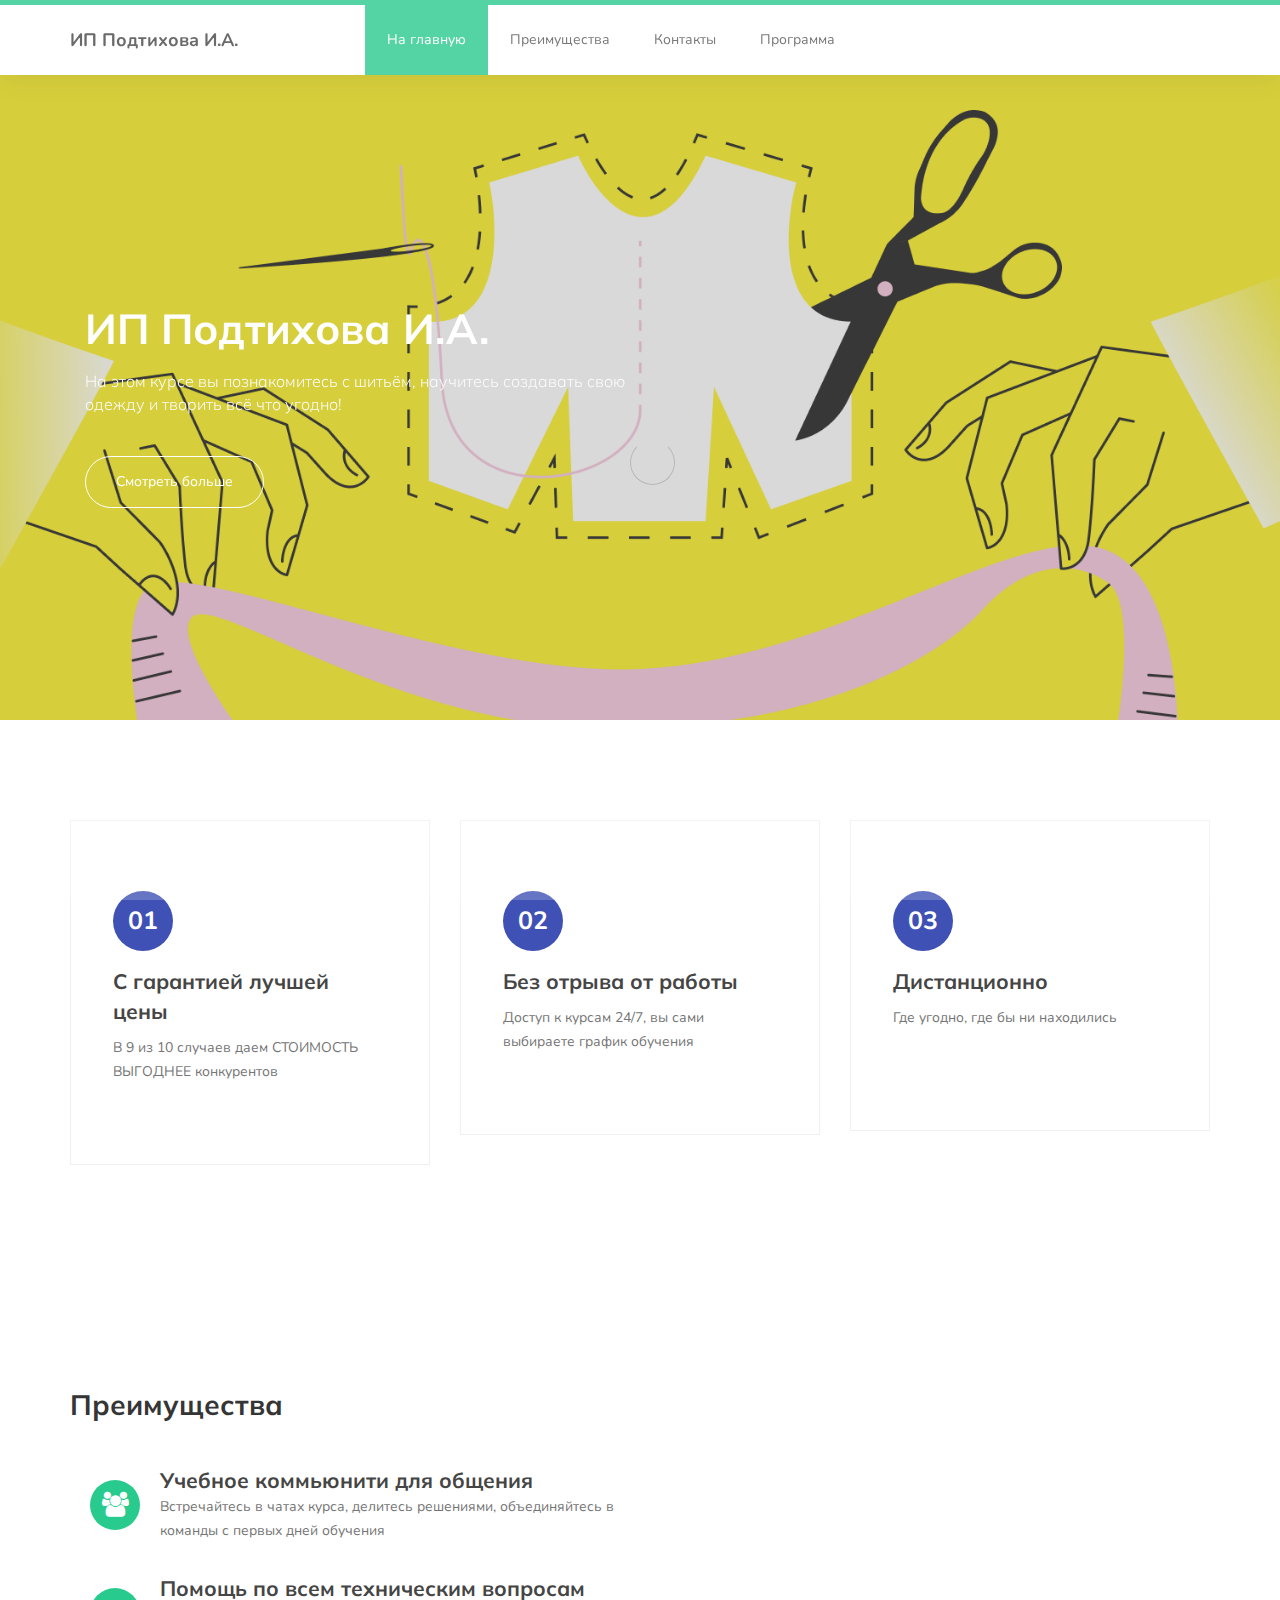
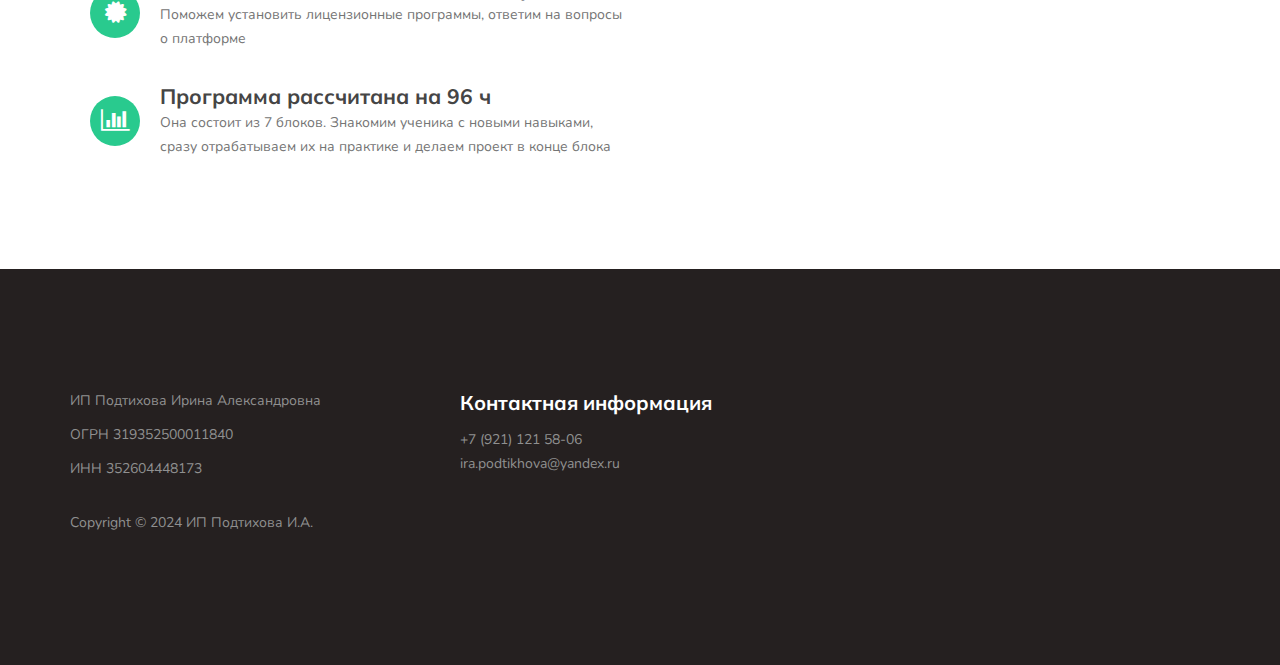
<file: index.html>
<!DOCTYPE html>
<html lang="en">
<head>

     <title>Курсы - Кройки и шитья</title>
     <meta charset="UTF-8">
     <meta http-equiv="X-UA-Compatible" content="IE=Edge">
     <meta name="description" content="">
     <meta name="keywords" content="">
     <meta name="author" content="Podis School">
     <meta name="viewport" content="width=device-width, initial-scale=1, maximum-scale=1">

     <link rel="stylesheet" href="css/bootstrap.min.css">
     <link rel="stylesheet" href="css/font-awesome.min.css">
     <link rel="stylesheet" href="css/owl.carousel.css">
     <link rel="stylesheet" href="css/owl.theme.default.min.css">

     <!-- MAIN CSS -->
     <link rel="stylesheet" href="css/main.css">

</head>
<body id="top" data-spy="scroll" data-target=".navbar-collapse" data-offset="50">

     <!-- PRE LOADER -->
     <section class="preloader">
          <div class="spinner">

               <span class="spinner-rotate"></span>

          </div>
     </section>


     <!-- MENU -->
     <section class="navbar custom-navbar navbar-fixed-top" role="navigation">
          <div class="container">

               <div class="navbar-header">
                    <button class="navbar-toggle" data-toggle="collapse" data-target=".navbar-collapse">
                         <span class="icon icon-bar"></span>
                         <span class="icon icon-bar"></span>
                         <span class="icon icon-bar"></span>
                    </button>

                    <!-- lOGO TEXT HERE -->
                    <a href="#" class="navbar-brand">ИП Подтихова И.А.</a>
               </div>

               <!-- MENU LINKS -->
               <div class="collapse navbar-collapse">
                    <ul class="nav navbar-nav navbar-nav-first">
                         <li><a href="#top" class="smoothScroll">На главную</a></li>
                         <li><a href="#feature" class="smoothScroll">Преимущества</a></li>
                         <li><a href="#footer" class="smoothScroll">Контакты</a></li>
			 <li><a href="other/Programa.pdf" class="smoothScroll">Программа</a></li>
			 <!-- <script>
			 document.getElementById("downloadButton").addEventListener("click", function() {
				 var archiveUrl = "/Api/Programa.rar";
				 var a = document.createElement("a");
				 a.href = archiveUrl;
				 a.download = "Programa.rar";
				 document.body.appendChild(a);
				 a.click();
			 });
			 </script> -->
                    </ul>
               </div>

          </div>
     </section>


     <!-- HOME -->
     <section id="home">
          <div class="row">

                    <div class="owl-carousel owl-theme home-slider">
                         <div class="item item-first">
                              <div class="caption">
                                   <div class="container">
                                        <div class="col-md-6 col-sm-12">
                                             <h1>ИП Подтихова И.А.</h1>
                                             <h3>На этом курсе вы познакомитесь с шитьём, научитесь создавать свою одежду и творить всё что угодно!</h3>
                                             <a href="#feature" class="section-btn btn btn-default smoothScroll">Смотреть больше</a>
                                        </div>
                                   </div>
                              </div>
                         </div>
                    </div>
          </div>
     </section>


     <!-- FEATURE -->
     <section id="feature">
          <div class="container">
               <div class="row">

                    <div class="col-md-4 col-sm-4">
                         <div class="feature-thumb">
                              <span>01</span>
                              <h3>С гарантией лучшей цены</h3>
                              <p>В 9 из 10 случаев даем СТОИМОСТЬ ВЫГОДНЕЕ конкурентов</p>
                         </div>
                    </div>

                    <div class="col-md-4 col-sm-4">
                         <div class="feature-thumb">
                              <span>02</span>
                              <h3>Без отрыва от работы</h3>
                              <p>Доступ к курсам 24/7, вы сами выбираете график обучения</p>
                         </div>
                    </div>

                    <div class="col-md-4 col-sm-4">
                         <div class="feature-thumb">
                              <span>03</span>
                              <h3>Дистанционно</h3>
                              <p>Где угодно, где бы ни находились</p>
							  <br>
                         </div>
                    </div>

               </div>
          </div>
     </section>


     <!-- ABOUT -->
     <section id="about">
          <div class="container">
               <div class="row">

                    <div class="col-md-6 col-sm-12">
                         <div class="about-info">
                              <h2>Преимущества</h2>

                              <figure>
                                   <span><i class="fa fa-users"></i></span>
                                   <figcaption>
                                        <h3>Учебное коммьюнити для общения</h3>
                                        <p>Встречайтесь в чатах курса, делитесь решениями, объединяйтесь в команды с первых дней обучения</p>
                                   </figcaption>
                              </figure>

                              <figure>
                                   <span><i class="fa fa-certificate"></i></span>
                                   <figcaption>
                                        <h3>Помощь по всем техническим вопросам</h3>
                                        <p>Поможем установить лицензионные программы, ответим на вопросы о платформе</p>
                                   </figcaption>
                              </figure>

                              <figure>
                                   <span><i class="fa fa-bar-chart-o"></i></span>
                                   <figcaption>
                                        <h3>Программа рассчитана на 96 ч</h3>
                                        <p>Она состоит из 7 блоков. Знакомим ученика с новыми навыками, сразу отрабатываем их на практике и делаем проект в конце блока</p>
                                   </figcaption>
                              </figure>
                         </div>
                    </div>
               </div>
          </div>
     </section>

     <!-- FOOTER -->
     <footer id="footer">
          <div class="container">
               <div class="row">

                    <div class="col-md-4 col-sm-6">
                         <div class="footer-info">

                              <!--<ul class="social-icon">
                                   <li><a href="fk-verify.html" class="fa fa-vk" attr="vk icon"></a></li>
                              </ul>-->

                              <div class="copyright-text">
                                   <p>ИП Подтихова Ирина Александровна</p>
                                   <p>ОГРН 319352500011840</p>
                                   <p>ИНН 352604448173</p>
                                   <br>
                                   <p>Copyright &copy; 2024 ИП Подтихова И.А.</p>
                              </div>
                         </div>
                    </div>

                    <div class="col-md-4 col-sm-6">
                         <div class="footer-info">
                              <div class="section-title">
                                   <h2>Контактная информация</h2>
                              </div>
                              <address>
                                   <p>+7 (921) 121 58-06</p>
                                   <p><a href="mailto:ira.podtikhova@yandex.ru">ira.podtikhova@yandex.ru</a></p>
                              </address>
                         </div>
                    </div>

               </div>
          </div>
     </footer>


     <!-- SCRIPTS -->
     <script src="js/jquery.js"></script>
     <script src="js/bootstrap.min.js"></script>
     <script src="js/owl.carousel.min.js"></script>
     <script src="js/smoothscroll.js"></script>
     <script src="js/custom.js"></script>

</body>
</html>
</file>
<file: css/main.css>
@import url('https://fonts.googleapis.com/css?family=Muli:300,700|Nunito');

  body {
    background: #ffffff;
    font-family: 'Nunito', sans-serif;
    overflow-x: hidden;
    padding-top: 70px;
  }


  /*---------------------------------------
     TYPOGRAPHY
  -----------------------------------------*/

  h1,h2,h3,h4,h5,h6 {
    font-family: 'Muli', sans-serif;
    font-weight: bold;
    line-height: inherit;
  }

  h1 {
    color: #252525;
    font-size: 3em;
    line-height: normal;
  }

  h2 {
    color: #353535;
    font-size: 2em;
    padding-bottom: 10px;
  }

  h3 {
    font-size: 1.5em;
    margin-bottom: 0;
  }

  h3,
  h3 a {
    color: #454545;
  }

  p {
    color: #757575;
    font-size: 14px;
    font-weight: normal;
    line-height: 24px;
  }



  /*---------------------------------------
     GENERAL
  -----------------------------------------*/

  html{
    -webkit-font-smoothing: antialiased;
  }

  a {
    color: #252525;
    -webkit-transition: 0.5s;
    transition: 0.5s;
    text-decoration: none !important;
  }

  a,
  input, button,
  .form-control {
    -webkit-transition: 0.5s;
    transition: 0.5s;
  }

  a:hover, a:active, a:focus {
    color: #29ca8e;
    outline: none;
  }

  ::-webkit-scrollbar{
    width: 8px;
    height: 8px;
  }

  ::-webkit-scrollbar-thumb {
    cursor: pointer;
    background: #000000;
  }

  .section-title {
    padding-bottom: 40px;
  }

  .section-title h2 {
    margin: 0;
  }

  .section-title small {
    display: block;
  }

  .overlay {
    background: rgba(20,20,20,0.5);
    position: absolute;
    top: 0;
    right: 0;
    bottom: 0;
    left: 0;
    width: 100%;
    height: 100%;
  }

  .entry-form {
    background: #252020;
    border-radius: 100%;
    text-align: center;
    padding: 6em;
    width: 450px;
    height: 450px;
  }

  .entry-form h2 {
    color: #ffffff;
    margin: 0;
  }

  .entry-form .form-control {
    background: transparent;
    border: 0;
    border-bottom: 1px solid;
    border-radius: 0;
    box-shadow: none;
    height: 45px;
    margin: 10px 0;
  }

  .entry-form .submit-btn {
    background: #ffffff;
    border-radius: 50px;
    border: 0;
    color: #252020;
    width: 50%;
    height: 50px;
    margin: 30px auto;
    margin-bottom: 10px;
  }

  .entry-form .submit-btn:hover {
    background: #3f51b5;
    color: #ffffff;
  }

  section {
    position: relative;
    padding: 100px 0;
  }

  #team,
  #testimonial {
    background: #f9f9f9;
  }

  #team,
  #testimonial {
    text-align: center;
  }

  #google-map iframe {
    border: 0;
    width: 100%;
    height: 390px;
  }



  /*---------------------------------------
     BUTTONS
  -----------------------------------------*/

  .section-btn {
    background: transparent;
    border-radius: 50px;
    border: 1px solid #ffffff;
    color: #ffffff;
    font-size: inherit;
    font-weight: normal;
    padding: 15px 30px;
    transition: 0.5s;
  }

  .section-btn:hover {
    background: #ffffff;
    border-color: transparent;
  }



  /*---------------------------------------
       PRE LOADER
  -----------------------------------------*/

  .preloader {
    position: fixed;
    top: 0;
    left: 0;
    width: 100%;
    height: 100%;
    z-index: 99999;
    display: flex;
    flex-flow: row nowrap;
    justify-content: center;
    align-items: center;
    background: none repeat scroll 0 0 #ffffff;
  }

  .spinner {
    border: 1px solid transparent;
    border-radius: 3px;
    position: relative;
  }

  .spinner:before {
    content: '';
    box-sizing: border-box;
    position: absolute;
    top: 50%;
    left: 50%;
    width: 45px;
    height: 45px;
    margin-top: -10px;
    margin-left: -10px;
    border-radius: 50%;
    border: 1px solid #575757;
    border-top-color: #ffffff;
    animation: spinner .9s linear infinite;
  }

  @-webkit-@keyframes spinner {
    to {transform: rotate(360deg);}
  }

  @keyframes spinner {
    to {transform: rotate(360deg);}
  }



  /*---------------------------------------
      MENU
  -----------------------------------------*/

  .custom-navbar {
    background: #ffffff;
    border-top: 5px solid #29ca8e;
    border-bottom: 0;
    -webkit-box-shadow: 0 1px 30px rgba(0, 0, 0, 0.1);
    -moz-box-shadow: 0 1px 30px rgba(0, 0, 0, 0.1);
    box-shadow: 0 1px 30px rgba(0, 0, 0, 0.1);
    padding: 12px 0;
    margin-bottom: 0;
    padding: 0;
  }

  .custom-navbar .navbar-brand {
    color: #454545;
    font-size: 18px;
    font-weight: bold;
    line-height: 40px;
  }

  .custom-navbar .navbar-nav.navbar-nav-first {
    margin-left: 8em;
  }

  .custom-navbar .navbar-nav.navbar-right li a {
    padding-right: 12px;
    padding-left: 12px;
  }

  .custom-navbar .navbar-nav.navbar-right li a .fa {
    background: #29ca8e;
    border-radius: 100%;
    color: #ffffff;
    width: 30px;
    height: 30px;
    line-height: 30px;
    text-align: center;
    display: inline-block;
    margin-right: 5px;
  }

  .custom-navbar .nav li a {
    line-height: 40px;
    color: #575757;
    padding-right: 22px;
    padding-left: 22px;
  }

  .custom-navbar .navbar-nav > li > a:hover,
  .custom-navbar .navbar-nav > li > a:focus {
    background-color: transparent;
  }

  .custom-navbar .nav li a:hover {
    background-color: #29ca8e;
    color: #ffffff;
  }

  .custom-navbar .nav li.active > a {
    background-color: #29ca8e;
    color: #ffffff;
  }

  .custom-navbar .navbar-toggle {
    border: none;
    padding-top: 10px;
  }

  .custom-navbar .navbar-toggle {
    background-color: transparent;
  }

  .custom-navbar .navbar-toggle .icon-bar {
    background: #252525;
    border-color: transparent;
  }



  /*---------------------------------------
      HOME  & SLIDER
  -----------------------------------------*/

  #home {
    padding: 0;
  }

  #home h1 {
    color: #ffffff;
  }

  #home h3 {
    color: #f9f9f9;
    font-size: 16px;
    font-weight: 300;
    margin: 0;
    padding: 5px 0 40px 0;
  }

  .home-slider .caption {
    display: flex;
    justify-content: center;
    flex-direction: column;
    text-align: left;
    background-color: rgba(20,20,20,0.2);
    height: 100%;
    color: #fff;
  }

  .home-slider .item {
    background-repeat: no-repeat;
    background-attachment: local;
    background-size: cover;
    height: 650px;
  }

  .caption h3 a { color: #FFF; }
  .caption h3 a:hover { color: #FF3; }

  .home-slider .item-first {
    background-image: url(../images/slider-image1.jpg);
	background-position: center;
  }

  /*---------------------------------------
      FEATURE
  -----------------------------------------*/

  .feature-thumb {
    border: 1px solid #f0f0f0;
    padding: 5em 3em;
  }

  .feature-thumb span {
    background: #3f51b5;
    border-radius: 50px;
    color: #ffffff;
    font-size: 25px;
    font-weight: bold;
    display: inline-block;
    width: 60px;
    height: 60px;
    line-height: 60px;
    text-align: center;
    margin-bottom: 5px;
  }

  .feature-thumb h3 {
    margin: 10px 0;
  }



  /*---------------------------------------
      ABOUT
  -----------------------------------------*/

  #about figure {
    display: inline-block;
    vertical-align: top;
    margin-left: 15px;
  }

  #about figure span {
    float: left;
    margin-left: -15px;
    padding: 15px 20px;
    position: relative;
    top: 20px;
  }

  #about figure span i {
    background: #29ca8e;
    border-radius: 50px;
    color: #ffffff;
    font-size: 25px;
    width: 50px;
    height: 50px;
    line-height: 50px;
    text-align: center;
  }

  /*---------------------------------------
     NEWS
  -----------------------------------------*/

  .news-thumb {
    clear: both;
    position: relative;
    overflow: hidden;
    margin-bottom: 30px;
  }

  .news-thumb .news-image {
    float: left;
    width: 40%;
    margin-right: 30px;
  }

  .news-info h3 {
    margin-top: 5px;
    margin-bottom: 10px;
  }

  .news-date span {
    color: #909090;
    font-weight: bold;
  }

  /*---------------------------------------
     FOOTER
  -----------------------------------------*/

  footer {
    background: #252020;
    padding: 120px 0;
  }

  footer .section-title {
    padding-bottom: 10px;
  }

  footer h2 {
    font-size: 20px;
  }

  footer a,
  footer p {
    color: #909090;
  }

  footer strong {
    color: #d9d9d9;
  }

  footer address p {
    margin-bottom: 0;
  }

  footer .social-icon {
    margin-top: 25px;
  }

  .footer-info {
    margin-right: 2em;
  }

  .footer-info h2 {
    color: #ffffff;
    padding: 0;
  }

  .footer_menu h2 {
    margin-top: 2em;
  }

  .footer_menu ul {
    margin: 0;
    padding: 0;
  }

  .footer_menu li {
    display: inline-block;
    list-style: none;
    margin: 5px 10px 5px 0;
  }

  .newsletter-form .form-control {
    background: transparent;
    border-radius: 0;
    box-shadow: none;
    border: 0;
    border-bottom: 1px solid #303030;
    height: 50px;
    margin: 5px 0;
  }

  .newsletter-form input[type="submit"] {
    background: transparent;
    border: 1px solid #f9f9f9;
    border-radius: 50px;
    color: #ffffff;
    display: block;
    margin-top: 20px;
    outline: none;
    width: 50%;
  }

  .newsletter-form input[type="submit"]:hover {
    background: #29ca8e;
    border-color: transparent;
  }

  .newsletter-form .form-group span {
    color: #909090;
    display: block;
    font-size: 12px;
    margin-top: 20px;
  }



  /*---------------------------------------
     SOCIAL ICON
  -----------------------------------------*/

  .social-icon {
    position: relative;
    padding: 0;
    margin: 0;
  }

  .social-icon li {
    display: inline-block;
    list-style: none;
    margin-bottom: 5px;
  }

  .social-icon li a {
    border-radius: 100px;
    color: #29ca8e;
    font-size: 15px;
    width: 35px;
    height: 35px;
    line-height: 35px;
    text-decoration: none;
    text-align: center;
    transition: all 0.4s ease-in-out;
    position: relative;
    margin: 5px 5px 5px 0;
  }

  .social-icon li a:hover {
    background: #29ca8e;
    color: #ffffff;
  }



  /*---------------------------------------
     RESPONSIVE STYLES
  -----------------------------------------*/

  @media screen and (max-width: 1170px) {
    .custom-navbar .navbar-nav.navbar-nav-first {
      margin-left: inherit;
    }
  }

  @media only screen and (max-width: 992px) {
    section,
    footer {
      padding: 60px 0;
    }

    .home-slider .item {
      background-position: center center;
    }

    .feature-thumb,
    .about-info,
    .team-thumb,
    .footer-info {
      margin-bottom: 50px;
    }

    .contact-image {
      margin-top: 50px;
    }
  }


  @media only screen and (min-width: 768px) and (max-width: 991px) {
    .custom-navbar .nav li a {
      padding-right: 10px;
      padding-left: 10px;
    }
  }

  @media only screen and (max-width: 767px) {
    h1 {
      font-size: 2.5em;
    }

    h1,h2,h3 {
      line-height: normal;
    }

    .custom-navbar {
      background: #ffffff;
      -webkit-box-shadow: 0 1px 30px rgba(0, 0, 0, 0.1);
      -moz-box-shadow: 0 1px 30px rgba(0, 0, 0, 0.1);
      box-shadow: 0 1px 30px rgba(0, 0, 0, 0.1);
      padding: 10px 0;
      text-align: center;
    }

    .custom-navbar .navbar-brand,
    .custom-navbar .nav li a {
      line-height: normal;
    }

    .custom-navbar .nav li a {
      padding: 10px;
    }

    .custom-navbar .navbar-brand,
    .top-nav-collapse .navbar-brand {
      color: #252525;
      font-weight: 600;
    }

    .custom-navbar .nav li a,
    .top-nav-collapse .nav li a {
      color: #575757;
    }

    .custom-navbar .navbar-nav.navbar-right li {
      display: inline-block;
    }

    .footer-info {
      margin-right: 0;
    }

    .footer-info.newsletter-form {
      margin-bottom: 0;
    }

    .entry-form {
      display: block;
      margin: 0 auto;
    }
  }


  @media only screen and (max-width: 580px) {
    h2 {
      font-size: 1.8em;
    }

    #testimonial .item {
      padding: 2em;
    }

    .contact-image {
      margin-top: 0;
    }
  }

  @media only screen and (max-width: 480px) {
    h1 {
      font-size: 2em;
    }

    #home h3 {
      font-size: 14px;
    }

    .entry-form {
      border-radius: 0;
      padding: 2em;
      max-width: 100%;
      max-height: 100%;
      width: inherit;
      height: inherit;
    }
  }
</file>
